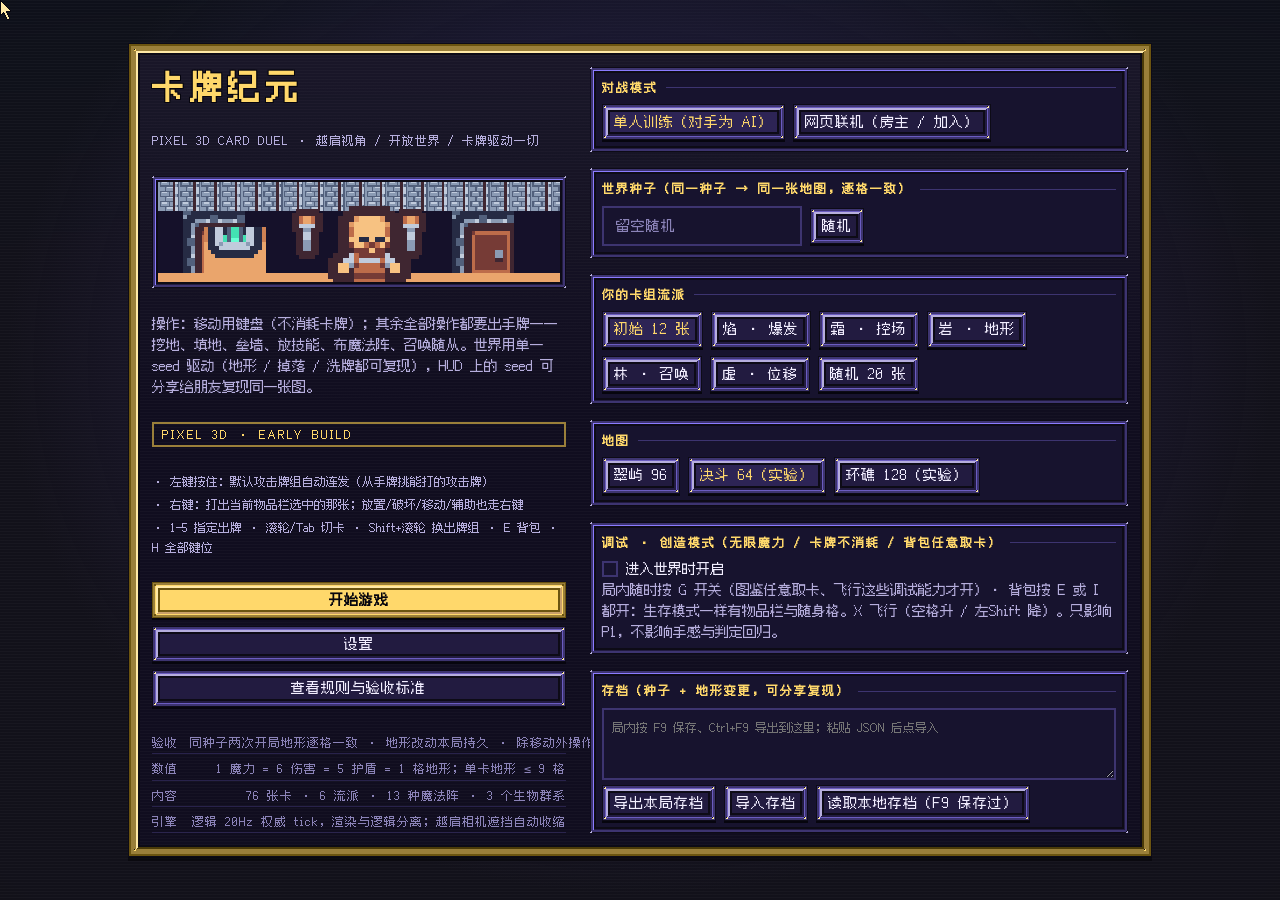
<file: index.html>
<!DOCTYPE html>
<html lang="zh-CN">
<head>
<meta charset="utf-8">
<meta name="viewport" content="width=device-width,initial-scale=1">
<title>卡牌纪元 · 像素 3D 卡牌对战</title>
<link rel="icon" href="data:,">
<!-- 界面口径见 docs/UI_DESIGN.md：颜色 / 字号 / 间距 / 边框 / 动效只能来自下面这张令牌表，
     机检是 tools/ui_shot.cjs --gate（真页面计算样式：离群颜色、圆角、模糊阴影、字号档、安全边距、对比度）。 -->
<link rel="stylesheet" href="src/ui/theme.css">
</head>
<body>
<canvas id="gl"></canvas>
<div class="fade" id="fade"></div>
<!-- 战斗 HUD 的挂载点：骨架只留挂载点，结构与样式由 js/ui/panels.js 的 spec 生成，
     玩家可见文案由 js/hud.js 的 H.TEXT 注入（tools/layer_check.cjs 拦骨架里的文案）。 -->
<div class="hud" id="hud"></div>
<!-- 背包挂载点（GW.UI 的 panel 层；打开时加 .on，主循环暂停判据问 H.uiPanelOpen()）。 -->
<div class="inv" id="inv"></div>
<!-- 菜单挂载点（menu 层）。 -->
<div class="menu" id="menu"></div>
<!-- 选关挂载点（level 层，docs/LEVELS.md §4）：骨架只留挂载点，结构由 src/ui/panels.js 的 LevelSelect spec 生成，
     文案由 src/hud.js 的 H.TEXT.level 注入。 -->
<div class="menu hidden" id="level"></div>
<!-- 战前选牌挂载点（loadout 层，docs/ROUTER.md §2）：只在联机模式经过。
     骨架同样只留挂载点，结构由 src/ui/panels.js 的 Loadout spec 生成，
     文案由 src/hud.js 的 H.TEXT.loadout 注入。 -->
<div class="menu hidden" id="loadout"></div>
<!-- 结算挂载点（result 层）。 -->
<div class="menu hidden" id="result"></div>
<!-- 设置挂载点（settings 层）：结构由 panels.js 的 Settings spec 生成，文案由 H.TEXT.settings 注入。 -->
<div class="menu hidden" id="settings"></div>
<script src="vendor/three.min.js"></script>
<script src="src/world.js"></script>
<!-- 矿脉三件套（L1 world 生成期 + L4 battle 权威层）：顺序必须 gate → planter → lode-system，
     planter 依赖 gate 的 G.ReachabilityGate，battle.js 的 Match 构造期读 G.LodeSystem。 -->
<script src="src/reachability-gate.js"></script>
<script src="src/lode-planter.js"></script>
<script src="src/lode-system.js"></script>
<script src="src/core/rng.js"></script>
<script src="src/systems/match-ops.js"></script>
<script src="src/systems/stats.js"></script>
<script src="src/systems/stats-store.js"></script>
<script src="src/systems/scoreboard.js"></script>
<script src="src/systems/fluid.js"></script>
<script src="src/systems/orb.js"></script>
<script src="src/systems/deck.js"></script>
<script src="src/systems/aim.js"></script>
<!-- 自动开火（按住左键连发）：只挑"现在真能打出去"的攻击类牌，走 playCard 那条唯一通道。
     排在 aim.js 之后、battle.js 之前——它只读 G.Rules 与 G.CARDS_BY_ID，不依赖 Match 的构造顺序。 -->
<script src="src/systems/auto.js"></script>
<script src="src/systems/projectile.js"></script>
<script src="src/systems/summon.js"></script>
<script src="src/systems/movement.js"></script>
<script src="src/systems/sigil.js"></script>
<script src="src/chem.js"></script>
<script src="src/cards/effect-spec.js"></script>
<!-- 三选一卡池（纯数据，定案 CARD_ECONOMY §2.1）：只依赖 window.GW，所以排在 cards.js 之前；
     取样在 battle.js 的 Match.offerDraft 里做，这里不引入任何逻辑。 -->
<script src="src/cards/pick-pools.js"></script>
<script src="src/cards.js"></script>
<script src="src/systems/damage.js"></script>
<script src="src/rules.js"></script>
<script src="src/rules/effects/spawn.js"></script>
<script src="src/rules/effects/sigil.js"></script>
<script src="src/rules/effects/spirit.js"></script>
<script src="src/rules/effects/orbShield.js"></script>
<script src="src/rules/effects/push.js"></script>
<script src="src/rules/effects/pull.js"></script>
<script src="src/rules/effects/blink.js"></script>
<script src="src/rules/effects/flight.js"></script>
<script src="src/rules/effects/dash.js"></script>
<script src="src/rules/effects/heal.js"></script>
<script src="src/rules/effects/shield.js"></script>
<script src="src/rules/effects/gainMana.js"></script>
<script src="src/rules/effects/manaCapDown.js"></script>
<script src="src/rules/effects/draw.js"></script>
<script src="src/rules/effects/loseHp.js"></script>
<script src="src/rules/effects/harvest.js"></script>
<script src="src/rules/effects/swap.js"></script>
<script src="src/rules/effects/speed.js"></script>
<script src="src/rules/effects/regen.js"></script>
<script src="src/rules/effects/buffNext.js"></script>
<script src="src/rules/effects/totem.js"></script>
<script src="src/rules/effects/damage.js"></script>
<script src="src/rules/effects/status.js"></script>
<script src="src/rules/effects/quake.js"></script>
<script src="src/rules/effects/ignite.js"></script>
<script src="src/rules/effects/destroySigil.js"></script>
<script src="src/rules/effects/hail.js"></script>
<script src="src/battle.js"></script>
<script src="src/camera.js"></script>
<script src="src/net.js"></script>
<!-- 联机三层（docs/NET.md §9）：输入源抽象 net.js → 传输 net-ws.js → 权威同步纯逻辑 net-match.js。
     顺序写死：net-match 在打包/覆盖时读 G.NetWs.serializeFor 与 G.Net.RemoteInputSource，
     装配（谁建连接、谁 step）只在 src/main.js 的 startNet / frame 分支里。 -->
<script src="src/net-ws.js"></script>
<!-- 浏览器内置联机（WebRTC + 手动邀请码；房主/加入者同一个页面） -->
<script src="src/net-rtc.js"></script>
<script src="src/net-match.js"></script>
<!-- 战前选牌的牌库校验（docs/NET.md §10；任务书 N5）：纯数据 + 纯函数，零 DOM 零文案。
     排在 net-match 之后、audio 之前——它只读 G.CARDS_BY_ID 与（页面里）G.UI.LOADOUT_RULES，
     装配层（src/main.js 的 net 段）在收到对席的 loadout 帧时调它校验，房主是收货方。 -->
<script src="src/net-loadout.js"></script>
<script src="src/audio-engine.js"></script>
<script src="src/sfx-table.js"></script>
<script src="src/audio.js"></script>
<script src="src/save.js"></script>
<!-- 玩家设置（画质/视角/键位）的唯一真源：纯数据 + localStorage，零 DOM；界面在 src/ui/panels.js，中文在 src/hud.js。 -->
<script src="src/settings.js"></script>
<script src="src/ui/dom.js"></script>
<script src="src/ui/core.js"></script>
<script src="src/ui/items.js"></script>
<script src="src/ui/bags/profiles.js"></script>
<script src="src/ui/bags/sources.js"></script>
<script src="src/ui/selectors.js"></script>
<script src="src/ui/channel.js"></script>
<script src="src/ui/card-icons.js"></script>
<script src="src/ui/art.js"></script>
<script src="src/ui/widgets.js"></script>
<script src="src/ui/viewmodel.js"></script>
<script src="src/ui/fake-cursor.js"></script>
<script src="src/ui/drag.js"></script>
<script src="src/ui/panels.js"></script>
<script src="src/hud.js"></script>
<script src="src/creative.js"></script>
<script src="src/vfx.js"></script>
<script src="src/vfx-recipes.js"></script>
<script src="src/vfx-render.js"></script>
<script src="src/hero-sprites.js"></script>
<script src="src/hero-rig.js"></script>
<!-- 大气层三层（配方 src/atmos-data.js / 天气权威 src/weather.js / 渲染在装配层）：分工与音效、特效同构，判据见 tools/atmos_check.cjs -->
<script src="src/atmos-data.js"></script>
<script src="src/weather.js"></script>
<script src="src/atmos.js"></script>
<script src="src/shader.js"></script>
<!-- 光影包「后处理子集」兼容层（src/shaderpack.js）：默认不激活；设置页可导入 .zip，失败自动回落本层管线。 -->
<script src="src/shaderpack.js"></script>
<script src="src/app/app-state.js"></script>
<script src="src/app/map-presets.js"></script>
<!-- 规则预设（docs/LEVELS.md §1.2 的唯一真源，纯数据）：buildMatch 与 level_check 都读它。 -->
<script src="src/app/rule-presets.js"></script>
<!-- 玩法数据（docs/MODES.md §2）：纯数据 + gameModeFor，它读上面的规则预设，所以排在 rule-presets 之后；
     编排类（docs/MODES.md §3）只读玩法表与 match，零 DOM / 零 THREE / 零文案，加一个新玩法不改 battle 也不改它。 -->
<script src="src/app/game-modes.js"></script>
<script src="src/app/match-director.js"></script>
<script src="src/app/session.js"></script>
<script src="src/app/particles.js"></script>
<script src="src/app/sigil-view.js"></script>
<script src="src/app/water-material.js"></script>
<script src="src/app/chunk-mesher.js"></script>
<script src="src/app/world-view.js"></script>
<script src="src/app/entity-view.js"></script>
<script src="src/app/hero-view.js"></script>
<script src="src/app/fp-view.js"></script>
<script src="src/app/projectile-view.js"></script>
<script src="src/app/scenes.js"></script>
<!-- 页面路由（docs/ROUTER.md §1）：页面级导航的唯一真源（谁在前台 / hash / 前进后退的栈），Scene 只答暂停与指针。
     顺序写死：它认 Scene，所以排在 scenes.js 之后；main.js 订阅它再落位，所以排在 main.js 之前。 -->
<script src="src/app/router.js"></script>
<script src="src/main.js"></script>
</body>
</html>
</file>
<file: src/ui/theme.css>
@font-face{font-family:"FusionPixel";src:url(../../assets/fonts/fusion-pixel-12px-proportional-zh_hans.ttf.woff2) format("woff2");font-display:swap;}
  :root{
    /* —— 石板：深色压底（世界是亮的，HUD 必须比世界暗一档才不糊） —— */
    --ink-0:#06050e; --ink-1:#100d1f; --ink-2:#17132e; --ink-3:#221b40; --ink-4:#2d2455;
    --line-1:#3d3470; --line-2:#6b5cc0;
    /* —— 黄铜：唯一的高饱和强调 —— */
    --brass:#ffd86b; --brass-hi:#ffe9a6; --brass-dim:#9a7f3a;
    /* —— 文本三级 —— */
    --txt-1:#f2eeff; --txt-2:#b6aedd; --txt-3:#8b83b8;
    /* —— 语义 —— */
    --hp:#ff5f7a; --sh:#7fd7ff; --mn:#8b7bff; --mat:#8ce08a; --ok:#6ee7a0; --bad:#ff6b6b;
    /* —— 元素色别名：真源是 js/cards.js 的 G.ELEMENTS（卡面与格子读的也是那一份）。
       这里只是给"文案表里的颜色"与样式引用用的名字，值必须与 cards.js 同色；
       node tools/ui_shot.cjs --gate 会逐条比对两边，漂移就打行号（对齐 audio_check 反查音效名那套路）。 */
    --el-neutral:#c9d3e0; --el-fire:#ff7a45; --el-ice:#7fd7ff;
    --el-rock:#c9a06b; --el-nature:#7fd97f; --el-void:#c58cff;
    /* —— 尺度：4px 网格、5 档字号、一档边框到底 —— */
    --s1:4px; --s2:8px; --s3:12px; --s4:16px; --s5:24px; --s6:32px;
    --fs-1:12px; --fs-2:14px; --fs-3:16px; --fs-4:22px; --fs-5:32px;
    --edge:2px; --radius:0; --pad-edge:max(24px,3.5vmin);
    --t1:90ms; --t2:140ms; --t3:220ms; --ease:cubic-bezier(.2,.8,.2,1);
    /* —— 字族：中文走系统无衬线（旧的 DotGothic16+Courier New 在 Windows 上把中文交给 Courier 兜底，就是"字体怪"的根因）；
       数字与 id 走等宽并开 tabular-nums，读数不会跳字宽 —— */
    --font-ui:"FusionPixel","Microsoft YaHei UI","Noto Sans CJK SC",system-ui,sans-serif;
    --font-num:"FusionPixel","Consolas","DejaVu Sans Mono",ui-monospace,monospace;
    /* —— 复用配方：硬边（无模糊）、石板底、1px 扫描线、硬偏移阴影、文字暗描边 —— */
    --frame:0 0 0 var(--edge) var(--ink-0), inset 0 0 0 1px rgba(255,255,255,.07), inset 0 1px 0 rgba(255,255,255,.05), inset 0 -1px 0 rgba(0,0,0,.45);
    --drop:0 4px 0 rgba(0,0,0,.42);
    --slate:linear-gradient(180deg,rgba(255,255,255,.045),rgba(255,255,255,0) 46%);
    --scan:repeating-linear-gradient(180deg,rgba(255,255,255,.022) 0 1px,rgba(255,255,255,0) 1px 3px);
    --etch:1px 1px 0 var(--ink-0), -1px 1px 0 var(--ink-0), 1px -1px 0 var(--ink-0), -1px -1px 0 var(--ink-0);
    --panel-bg:rgba(16,13,31,.92);
    --glow-brass:0 0 10px rgba(255,216,107,.35);
  }
  *{box-sizing:border-box;margin:0;padding:0;}
  html,body{user-select:none;-webkit-user-select:none;}
  body.gw-fake-cursor{cursor:none;}
  body.gw-fake-cursor input,body.gw-fake-cursor textarea{cursor:text;}
  #gwFakeCursor{position:fixed;left:0;top:0;width:14px;height:20px;pointer-events:none;z-index:99999;image-rendering:pixelated;}
  #gwFakeCursor canvas{width:14px;height:20px;image-rendering:pixelated;}
  input,textarea{user-select:text;-webkit-user-select:text;}
  img{ -webkit-user-drag:none; }
  html,body{width:100%;height:100%;overflow:hidden;background:var(--ink-0);color:var(--txt-1);
    font-family:var(--font-ui);font-size:var(--fs-3);line-height:1.45;}
  /* 画布尺寸交给 three 的 setSize 写样式；这里的 width/height:100% 是 dpr≠1 的护栏（见 AGENTS 视角不变量） */
  canvas#gl{display:block;position:fixed;inset:0;width:100%;height:100%;}
  .hud{position:fixed;inset:0;pointer-events:none;z-index:5;}
  .fade{position:absolute;inset:0;background:var(--ink-0);opacity:0;pointer-events:none;transition:opacity .25s var(--ease);}
  .fade.on{opacity:1;}
  .menu{position:absolute;inset:0;z-index:20;display:flex;align-items:center;justify-content:center;
    background-color:rgba(6,5,14,.95);
    background-image:radial-gradient(ellipse at 50% 40%,rgba(45,36,85,.9),rgba(6,5,14,0) 70%),var(--scan);
    pointer-events:auto;}
  .menu.hidden{display:none;}
  .inv{position:fixed;inset:0;z-index:22;display:none;align-items:stretch;justify-content:center;
    background-color:rgba(6,5,14,.78);pointer-events:auto;}
  .inv.on{display:flex;}
  .ui-hide{display:none !important;}
  .ui-layer{position:fixed;inset:0;}
  button,input,textarea,select{font:inherit;color:inherit;}
  ::selection{background:var(--brass);color:var(--ink-0);}
  ::-webkit-scrollbar{width:12px;height:12px;}
  ::-webkit-scrollbar-track{background-color:var(--ink-2);}
  ::-webkit-scrollbar-thumb{background-color:var(--line-1);box-shadow:inset 0 0 0 var(--edge) var(--ink-0);}
  ::-webkit-scrollbar-thumb:hover{background-color:var(--line-2);}

  /* ============ 通用件：面板 / 面板头 / 按钮 / 输入 ============ */
  .ui-panel{position:relative;background-color:var(--panel-bg);background-image:var(--slate),var(--scan);
    border:0;box-shadow:var(--drop);}
  .ui-panel::after{content:"";position:absolute;inset:0;pointer-events:none;z-index:3;
    border:10px solid transparent;border-image:url(../../assets/ui/theme/panel.png) 12 / 12px stretch;image-rendering:pixelated;}
  .ui-head{display:flex;align-items:center;gap:var(--s2);padding:var(--s1) var(--s2);
    background-color:var(--ink-2);border-bottom:var(--edge) solid var(--line-1);}
  .ui-head-t{font-family:var(--font-num);font-size:var(--fs-1);letter-spacing:2px;color:var(--brass);}
  .ui-head-tail{margin-left:auto;font-family:var(--font-num);font-size:var(--fs-1);color:var(--txt-3);letter-spacing:1px;}
  .ui-title{font-size:var(--fs-5);letter-spacing:6px;color:var(--brass);line-height:1.2;text-shadow:var(--etch);}
  .ui-sub{font-family:var(--font-num);font-size:var(--fs-1);color:var(--txt-2);letter-spacing:2px;}
  .ui-h2{font-family:var(--font-num);font-size:var(--fs-1);letter-spacing:2px;color:var(--brass);
    display:flex;align-items:center;gap:var(--s2);margin:0 0 var(--s2);}
  .ui-h2::after{content:"";flex:1;height:1px;background-color:var(--line-1);}
  .ui-row{display:flex;gap:var(--s2);flex-wrap:wrap;align-items:center;}
  .ui-row-end{margin-top:var(--s4);}
  .ui-row-center{justify-content:center;}
  .ui-btn{font-family:var(--font-ui);font-size:var(--fs-2);letter-spacing:1px;color:var(--txt-1);
    background-color:var(--ink-3);border:0;padding:var(--s2) var(--s3);cursor:pointer;position:relative;
    box-shadow:inset 0 1px 0 rgba(255,255,255,.06), inset 0 -1px 0 rgba(0,0,0,.45), 0 2px 0 var(--ink-0);
    transition:transform var(--t1) var(--ease), border-color var(--t1) var(--ease),
               color var(--t1) var(--ease), background-color var(--t1) var(--ease);}
  .ui-btn::after{content:"";position:absolute;inset:0;pointer-events:none;z-index:3;
    border:8px solid transparent;border-image:url(../../assets/ui/theme/button.png) 8 / 8px stretch;image-rendering:pixelated;}
  .ui-btn:hover{background-color:var(--ink-4);color:var(--brass);transform:translateY(-1px);}
  .ui-btn:hover::after{border-image:url(../../assets/ui/theme/button-hover.png) 8 / 8px stretch;}
  .ui-btn:active{transform:translateY(1px);box-shadow:inset 0 1px 0 rgba(0,0,0,.4);}
  .ui-btn:active::after{border-image:url(../../assets/ui/theme/button-pressed.png) 8 / 8px stretch;}
  .ui-btn:focus-visible{outline:var(--edge) solid var(--ok);outline-offset:2px;}
  .ui-btn.on{border-color:var(--brass);background-color:var(--ink-4);color:var(--brass);}
  .ui-btn.pri{background-color:var(--brass);color:var(--ink-0);font-weight:700;}
  .ui-btn.pri::after{border-image:url(../../assets/ui/theme/button-pri.png) 8 / 8px stretch;}
  .ui-btn.pri:hover{background-color:var(--brass-hi);color:var(--ink-0);}
  /* 禁用不用 opacity（连边框带字一起淡到读不出），改成换色 + 去高光 */
  .ui-btn:disabled{cursor:not-allowed;transform:none;border-color:var(--line-1);color:var(--txt-2);
    background-color:var(--ink-2);box-shadow:inset 0 0 0 1px var(--ink-0);}
  .ui-input{font-family:var(--font-num);font-size:var(--fs-2);background-color:var(--ink-2);color:var(--brass);
    border:var(--edge) solid var(--line-1);padding:var(--s2) var(--s3);width:200px;letter-spacing:1px;}
  .ui-input::placeholder{color:var(--txt-3);}
  .ui-input:focus,.ui-search:focus{outline:none;border-color:var(--line-2);box-shadow:inset 0 0 0 1px var(--line-2);}
  .ui-textarea{flex:1;min-height:72px;font-family:var(--font-num);font-size:var(--fs-1);background-color:var(--ink-2);
    color:var(--txt-2);border:var(--edge) solid var(--line-1);padding:var(--s2);width:100%;resize:vertical;line-height:1.5;}
  .ui-note{font-size:var(--fs-2);color:var(--txt-2);line-height:1.5;}
  .ui-check{font-size:var(--fs-2);display:flex;align-items:center;gap:var(--s2);color:var(--txt-1);}
  .ui-check input,.ui-toggle input{-webkit-appearance:none;appearance:none;width:16px;height:16px;flex:none;cursor:pointer;
    background-color:var(--ink-2);border:var(--edge) solid var(--line-1);position:relative;}
  .ui-check input:checked,.ui-toggle input:checked{background-color:var(--brass);border-color:var(--brass);}
  .ui-check input:checked::after,.ui-toggle input:checked::after{content:"";position:absolute;left:3px;top:3px;
    width:6px;height:6px;background-color:var(--ink-0);}
  .ui-check input:focus-visible,.ui-toggle input:focus-visible{outline:var(--edge) solid var(--ok);outline-offset:2px;}
  .ui-kv{display:flex;flex-direction:column;gap:var(--s1);font-size:var(--fs-2);}
  .ui-kv-row{display:flex;justify-content:space-between;gap:var(--s3);align-items:baseline;
    border-bottom:1px solid rgba(61,52,112,.55);padding:2px 0;}
  .ui-kv-row>span{color:var(--txt-3);font-family:var(--font-num);font-size:var(--fs-1);letter-spacing:1px;
    flex:none;white-space:nowrap;}
  .ui-kv-row>b,.ui-kv-v{color:var(--txt-1);font-family:var(--font-num);font-variant-numeric:tabular-nums;}
  .ui-kbd{font-family:var(--font-num);font-size:var(--fs-1);color:var(--txt-1);background-color:var(--ink-3);
    border:var(--edge) solid var(--line-1);box-shadow:inset 0 1px 0 rgba(255,255,255,.08), 0 2px 0 var(--ink-0);
    padding:1px var(--s2);letter-spacing:1px;white-space:nowrap;}

  /* ============ 顶栏：一行身份 + 一行监控（贴在左上，中央留给画面） ============ */
  .ui-topbar{position:absolute;left:var(--pad-edge);top:var(--pad-edge);display:grid;gap:var(--s1);
    max-width:min(56vw,720px);padding:var(--s3) var(--s3);
    background-color:var(--panel-bg);background-image:var(--slate);border:0;box-shadow:var(--drop);}
  .ui-topbar::after{content:"";position:absolute;inset:0;pointer-events:none;z-index:3;
    border:6px solid transparent;border-image:url(../../assets/ui/theme/panel-inner.png) 6 / 6px stretch;image-rendering:pixelated;}
  .ui-top-main{display:flex;align-items:center;gap:var(--s2);font-size:var(--fs-2);letter-spacing:2px;flex-wrap:wrap;}
  .ui-top-title{color:var(--brass);}
  .ui-top-mode{font-family:var(--font-num);font-size:var(--fs-1);color:var(--brass);
    border:var(--edge) solid var(--brass-dim);padding:0 var(--s1);letter-spacing:1px;}
  .ui-top-meta{display:flex;align-items:center;gap:2px var(--s3);flex-wrap:wrap;row-gap:2px;
    font-family:var(--font-num);font-size:var(--fs-1);letter-spacing:1px;color:var(--txt-3);}
  .ui-top-item{white-space:nowrap;display:flex;gap:var(--s1);}
  .ui-top-item b{color:var(--txt-2);font-variant-numeric:tabular-nums;font-weight:400;}
  .ui-top-sep{display:none;}
  /* 顶栏第一行新增的两块（T5）：比分与「三矿」归属。
     方块本命色由元素自带的 --ui-tone 传进来（viewmodel 只给 owner，颜色怎么画归这一层）：
     0 = el-fire、1 = el-ice、无人/争抢 = txt-3；争抢那条同时把边框画成 2px 虚线，颜色与形状双通道（WCAG 1.4.1）。
     零圆角、零模糊、边框只准 0 或 2px（ui_shot --gate 的 C/D/E/F 四条量这个）。 */
  .ui-top-score{display:inline-flex;align-items:baseline;gap:var(--s1);}
  .ui-top-score .ui-top-label{font-family:var(--font-ui);letter-spacing:2px;color:var(--txt-2);}
  .ui-top-score-v{font-family:var(--font-num);font-size:var(--fs-2);color:var(--txt-1);font-variant-numeric:tabular-nums;}
  .ui-top-score-sep{font-family:var(--font-num);font-size:var(--fs-2);color:var(--txt-3);}
  .ui-lodes{display:inline-flex;align-items:center;gap:var(--s1);}
  .ui-lode-cells{display:inline-flex;align-items:center;gap:var(--s1);}
  .ui-lode-chip{display:inline-block;box-sizing:border-box;width:12px;height:12px;
    background-color:var(--ui-tone,var(--txt-3));border:var(--edge) solid transparent;}
  .ui-lode-chip.contested{background-color:transparent;border-style:dashed;
    border-color:var(--ui-tone,var(--txt-3));}
  /* 积分榜（docs/MODES.md §5，M1 新增）：有哪几行、什么顺序全由编排类的 displaySpec.rows 决定，
     面板一个玩法都不认识；这一层只管"两列数值扫得出来"——标签走 font-ui + txt-2（与比分那行同一档），
     数值走 font-num + tabular-nums + txt-1，本方/对方靠一根斜杠分列（位置就是通道，不靠颜色分）。
     chip 那枚与 .ui-top-mode 同一套硬边写法：边框只准 var(--edge)=2px、零圆角、零模糊、颜色只用令牌。 */
  .ui-top-board{display:inline-flex;align-items:center;gap:var(--s3);flex-wrap:wrap;}
  .ui-board-rows,.ui-board-chips{display:inline-flex;align-items:baseline;gap:var(--s2);flex-wrap:wrap;}
  .ui-board-row,.ui-board-chip{display:inline-flex;align-items:baseline;gap:var(--s1);white-space:nowrap;}
  .ui-board-k{font-family:var(--font-ui);font-size:var(--fs-1);letter-spacing:2px;color:var(--txt-2);}
  .ui-board-v{font-family:var(--font-num);font-size:var(--fs-2);color:var(--txt-1);font-variant-numeric:tabular-nums;}
  .ui-board-v.theirs{color:var(--txt-2);}
  .ui-board-sep{font-family:var(--font-num);font-size:var(--fs-2);color:var(--txt-3);}
  .ui-board-chip{border:var(--edge) solid var(--line-1);padding:0 var(--s1);}
  .ui-board-chip .ui-board-k,.ui-board-chip .ui-board-v{font-size:var(--fs-1);letter-spacing:1px;}
  .ui-board-chip .ui-board-v{color:var(--brass);}
  .ui-gm{color:var(--brass);font-family:var(--font-num);font-size:var(--fs-1);letter-spacing:1px;
    border:var(--edge) solid var(--brass-dim);padding:0 var(--s1);}
  .ui-err{color:var(--bad);font-family:var(--font-num);font-size:var(--fs-1);}

  /* ============ 血条面板：标签在左、条在中、数字在右（数字要扫得出来） ============ */
  .ui-vitals{position:absolute;left:var(--pad-edge);bottom:var(--pad-edge);width:320px;padding:var(--s3);
    background-color:var(--panel-bg);background-image:var(--slate),var(--scan);
    border:0;box-shadow:var(--drop);}
  .ui-vitals::after{content:"";position:absolute;inset:0;pointer-events:none;z-index:3;
    border:6px solid transparent;border-image:url(../../assets/ui/theme/panel-inner.png) 6 / 6px stretch;image-rendering:pixelated;}
  .ui-vitals.p2{left:auto;right:var(--pad-edge);}
  .ui-who{display:flex;align-items:baseline;gap:var(--s2);margin-bottom:var(--s2);
    font-size:var(--fs-2);letter-spacing:2px;color:var(--brass);}
  .ui-lives{margin-left:auto;color:var(--hp);letter-spacing:3px;font-size:var(--fs-2);}
  .ui-meter{display:grid;grid-template-columns:44px 1fr auto;align-items:center;gap:var(--s2);height:24px;}
  .ui-meter-k{font-size:var(--fs-1);color:var(--txt-3);letter-spacing:1px;}
  .ui-meter-t{position:relative;height:12px;background-color:var(--ink-2);
    box-shadow:inset 0 0 0 1px var(--ink-0), inset 0 2px 0 rgba(0,0,0,.35);}
  .ui-meter-t>i{position:absolute;left:0;top:0;bottom:0;width:0;display:block;background-color:var(--txt-2);
    transition:width var(--t1) steps(6,end);}
  /* 掉血残影：先按旧值停一拍，再线性追上来（血条"掉得下去"才像游戏） */
  .ui-meter-t>i.ui-meter-ghost{background-color:var(--txt-3);transition:width var(--t3) linear var(--t2);}
  .ui-meter-t>i::after{content:"";position:absolute;inset:0;
    background-image:repeating-linear-gradient(90deg,rgba(6,5,14,0) 0 7px,var(--ink-1) 7px 9px);}
  .ui-meter.hp .ui-meter-t>i{background-color:var(--hp);}
  .ui-meter.sh .ui-meter-t>i{background-color:var(--sh);}
  .ui-meter.mn .ui-meter-t>i{background-color:var(--mn);}
  .ui-meter-v{font-family:var(--font-num);font-size:var(--fs-2);color:var(--txt-1);font-variant-numeric:tabular-nums;
    min-width:64px;text-align:right;}
  .ui-meter.low .ui-meter-t>i{animation:gw-pulse 900ms var(--ease) infinite;}
  @keyframes gw-pulse{0%,100%{filter:brightness(1);}50%{filter:brightness(1.5);}}
  .ui-chipsrow{display:flex;gap:var(--s2);margin-top:var(--s2);flex-wrap:wrap;}
  .ui-chip{display:flex;gap:var(--s1);align-items:baseline;padding:2px var(--s2);
    background-color:var(--ink-2);border:var(--edge) solid var(--line-1);}
  .ui-chip-k{font-size:var(--fs-1);color:var(--txt-3);letter-spacing:1px;}
  .ui-chip-v{font-family:var(--font-num);font-size:var(--fs-2);color:var(--txt-1);font-variant-numeric:tabular-nums;}
  .ui-statusrow{display:flex;gap:var(--s1);flex-wrap:wrap;margin-top:var(--s2);}
  .ui-badge{font-family:var(--font-num);font-size:var(--fs-1);padding:2px var(--s1);color:var(--txt-1);
    background-color:var(--ink-2);border:var(--edge) solid var(--line-1);
    box-shadow:inset 3px 0 0 var(--ui-tone,var(--line-2));}
  .ui-badgebar{display:inline-flex;gap:var(--s1);}

  /* ============ 准星 / 命中那行 / 锁鼠标提示 / 帮助 / 键位带 ============ */
  .ui-cross{position:absolute;left:50%;top:50%;width:24px;height:24px;margin:-12px 0 0 -12px;}
  .ui-cross::before{content:"";position:absolute;inset:0;background-image:
    linear-gradient(var(--brass),var(--brass)),linear-gradient(var(--brass),var(--brass)),
    linear-gradient(var(--brass),var(--brass)),linear-gradient(var(--brass),var(--brass));
    background-repeat:no-repeat;background-position:50% 0,50% 100%,0 50%,100% 50%;
    background-size:2px 8px,2px 8px,8px 2px,8px 2px;}
  .ui-cross::after{content:"";position:absolute;left:50%;top:50%;width:2px;height:2px;margin:-1px 0 0 -1px;
    background-color:var(--brass);}
  .ui-cross.hit{filter:none;}
  .ui-cross.hit::after{left:4px;top:4px;width:16px;height:16px;margin:0;background-color:transparent;
    box-shadow:inset 0 0 0 2px var(--brass);}
  .ui-cross[data-side="1"]{left:75%;display:none;}
  .hud.split .ui-cross[data-side="0"]{left:25%;}
  .hud.split .ui-cross[data-side="1"]{display:block;}
  .ui-aiminfo{position:absolute;left:50%;top:calc(50% + 26px);transform:translateX(-50%);
    font-family:var(--font-num);font-size:var(--fs-2);letter-spacing:1px;color:var(--txt-1);
    text-shadow:var(--etch);white-space:nowrap;padding:var(--s1) var(--s2);
    background-color:rgba(6,5,14,.72);border:var(--edge) solid var(--line-1);}
  .hud.split .ui-aiminfo{display:none;}
  #hud.no-aim .ui-cross, #hud.no-aim .ui-aiminfo, #hud.no-aim .ui-help{display:none !important;}
  .ui-lockhint{position:absolute;left:50%;top:34%;transform:translate(-50%,-50%);text-align:center;
    padding:var(--s3) var(--s4);font-size:var(--fs-2);color:var(--txt-1);line-height:1.6;max-width:min(560px,84vw);
    background-color:var(--panel-bg);background-image:var(--slate);border:0;
    box-shadow:var(--drop);display:none;}
  .ui-lockhint.on{display:block;}
  .ui-lockhint::after{content:"";position:absolute;inset:0;pointer-events:none;z-index:3;
    border:10px solid transparent;border-image:url(../../assets/ui/theme/panel.png) 12 / 10px stretch;image-rendering:pixelated;}
  .ui-lockhint b{display:block;color:var(--brass);font-size:var(--fs-3);letter-spacing:2px;margin-bottom:var(--s1);}
  .ui-lockhint span{display:block;font-size:var(--fs-2);color:var(--txt-2);letter-spacing:0;}
  .ui-help{position:absolute;left:50%;top:50%;transform:translate(-50%,-50%);width:min(880px,92vw);
    max-height:86vh;overflow:auto;display:none;padding:var(--s4);
    background-color:var(--panel-bg);background-image:var(--slate),var(--scan);
    border:0;box-shadow:var(--drop);}
  .ui-help::after{content:"";position:absolute;inset:0;pointer-events:none;z-index:3;
    border:10px solid transparent;border-image:url(../../assets/ui/theme/panel.png) 12 / 10px stretch;image-rendering:pixelated;}
  .ui-help-row{display:grid;grid-template-columns:76px 1fr;gap:var(--s3);align-items:baseline;
    padding:var(--s1) 0;border-bottom:1px solid rgba(61,52,112,.5);}
  .ui-help-row>b{font-family:var(--font-num);font-size:var(--fs-1);color:var(--brass);letter-spacing:1px;}
  .ui-help-row>span{font-size:var(--fs-2);color:var(--txt-2);line-height:1.55;}
  /* 键位带贴右下、坐在手持栏上方。三个坑都踩过：
     ① 居中横排 → 1280 宽下压住左下血条的数值（1440 恰好躲开，肉眼漏检）；
     ② 与手持栏同一列 → 与手持栏抢位；
     ③ 分屏时右侧要留给 P2 的血条 → .hud.split 直接收起（P2 键位在 H 帮助里）。 */
  /* +124px：手持栏顶上多了一条类别条（约 22px），键位带必须整体让开，否则两块常驻层会叠在一起
     （ui_shot --gate 的"常驻层两两不相交"量得到）。 */
  .ui-keybar{position:absolute;right:var(--pad-edge);bottom:calc(var(--pad-edge) + 124px);
    display:flex;flex-wrap:wrap;gap:var(--s2);align-items:center;justify-content:flex-start;
    max-width:min(50vw,640px);padding:var(--s2) var(--s3);
    background-color:rgba(6,5,14,.78);border:0;}
  .ui-keybar::after{content:"";position:absolute;inset:0;pointer-events:none;z-index:3;
    border:6px solid transparent;border-image:url(../../assets/ui/theme/panel-inner.png) 6 / 6px stretch;image-rendering:pixelated;}
  .ui-keybar b{color:var(--brass);}
  .ui-keybar .ui-kbd{color:var(--brass);}
  .ui-keycap{display:inline-flex;align-items:baseline;gap:var(--s1);}
  .ui-keycap>span:last-child{font-size:var(--fs-1);color:var(--txt-2);}
  .ui-block{display:flex;flex-direction:column;gap:var(--s1);min-width:0;}
  .ui-detail-kv{margin-top:var(--s1);}
  .ui-detail.empty .ui-detail-name{color:var(--txt-3);}
  .ui-detail-meta:empty,.ui-detail-text:empty,.ui-detail-kv:empty{display:none;}
  .ui-detail.empty .ui-detail-icon{background-color:var(--ink-1);}
  .ui-result-stats{display:flex;flex-direction:column;gap:var(--s2);min-width:0;}
  .hud.split .ui-keybar{display:none;}
  /* 分屏：半屏只有 ~720 宽，血条(320) 与本半屏的手持栏(≈392) 在底行必然打架 → 血条抬到手持栏上方 */
  /* 112px 是旧手持栏（一排五格）的高度；手持栏顶上多了类别条之后它高 117px，
     112 会让血条底部压进手持栏 5px（ui_shot --gate 的 G 项当场量到）。150 留出余量。 */
  .hud.split .ui-vitals,.hud.split .ui-vitals.p2{bottom:calc(var(--pad-edge) + 150px);}
  .ui-log{position:absolute;right:var(--pad-edge);top:var(--pad-edge);width:304px;
    background-color:var(--panel-bg);background-image:var(--slate),var(--scan);
    border:0;box-shadow:var(--drop);overflow:hidden;}
  .ui-log::after{content:"";position:absolute;inset:0;pointer-events:none;z-index:3;
    border:6px solid transparent;border-image:url(../../assets/ui/theme/panel-inner.png) 6 / 6px stretch;image-rendering:pixelated;}
  .ui-log-body{padding:var(--s2) var(--s3);}
  .ui-log-row{display:flex;gap:var(--s2);align-items:baseline;font-size:var(--fs-2);line-height:1.45;
    color:var(--txt-2);padding:2px 0;border-bottom:1px solid rgba(61,52,112,.45);}
  .ui-log-row:last-child{border-bottom:none;color:var(--txt-1);}
  .ui-log-row:nth-last-child(2){opacity:.86;}
  .ui-log-row:nth-last-child(n+4){opacity:.62;}
  .ui-log-msg{flex:1;min-width:0;}
  .ui-log-times{font-family:var(--font-num);font-size:var(--fs-1);color:var(--brass);}
  .ui-toast{position:absolute;left:50%;top:19%;transform:translate(-50%,-50%) scale(.96);opacity:0;
    padding:var(--s2) var(--s4);font-size:var(--fs-4);letter-spacing:2px;color:var(--brass);text-shadow:var(--etch);
    background-color:var(--panel-bg);background-image:var(--slate);border:var(--edge) solid var(--line-1);
    box-shadow:var(--frame);transition:opacity var(--t2) var(--ease), transform var(--t2) var(--ease);}
  .ui-toast.on{opacity:1;transform:translate(-50%,-50%) scale(1);}

  /* ============ 物品格：图章 + 费用牌（元素色只当印章，不给整格描边） ============ */
  .ui-slot{position:relative;width:60px;height:60px;display:flex;align-items:center;justify-content:center;
    background-color:var(--ink-2);background-image:var(--scan);border:0;cursor:pointer;image-rendering:pixelated;
    transition:transform var(--t1) var(--ease), border-color var(--t1) var(--ease),
               background-color var(--t1) var(--ease), box-shadow var(--t1) var(--ease);}
  .ui-slot::before{content:"";position:absolute;inset:0;pointer-events:none;z-index:2;
    border:6px solid transparent;border-image:url(../../assets/ui/theme/slot.png) 6 / 6px stretch;image-rendering:pixelated;}
  .ui-slot::after{content:"";position:absolute;left:0;right:0;bottom:0;height:3px;
    background-color:var(--ui-tone,var(--line-1));z-index:4;}
  .ui-slot:hover{border-color:var(--line-2);background-color:var(--ink-3);transform:translateY(-1px);}
  .ui-slot.sel{background-color:var(--ink-4);transform:translateY(-3px);
    box-shadow:var(--glow-brass);}
  .ui-slot.sel::before{border-image:url(../../assets/ui/theme/slot-sel.png) 6 / 6px stretch;}
  .ui-slot.empty{cursor:default;background-color:var(--ink-1);border-color:var(--line-1);transform:none;
    box-shadow:0 0 0 var(--edge) var(--ink-0), inset 0 0 0 1px rgba(255,255,255,.03);}
  .ui-slot.empty::after{background-color:var(--ink-2);}
  .ui-slot.deny{background-color:var(--ink-1);}
  .ui-slot.deny::before{border-image:url(../../assets/ui/theme/slot-deny.png) 6 / 6px stretch;}
  .ui-slot.deny::before{content:"";position:absolute;inset:0;pointer-events:none;
    background-image:repeating-linear-gradient(45deg,rgba(255,107,107,.2) 0 4px,rgba(255,107,107,0) 4px 8px);}
  .ui-slot.deny .ui-slot-icon{opacity:.62;}
  .ui-slot.deny .ui-slot-cost{background-color:var(--bad);border-color:var(--ink-0);color:var(--ink-0);}
  .ui-slot.deny:hover{border-color:var(--bad);}
  .ui-slot-icon{width:32px;height:32px;image-rendering:pixelated;}
  .ui-slot-cost{position:absolute;left:0;top:0;min-width:24px;height:24px;padding:0 var(--s1);
    font-family:var(--font-num);font-weight:700;font-size:var(--fs-1);line-height:20px;text-align:center;
    background-color:var(--ui-tone,var(--mn));color:var(--ink-0);border:var(--edge) solid var(--ink-0);}
  .ui-slot-cost:empty,.ui-slot-num:empty,.ui-slot-hint:empty,.ui-slot-name:empty{display:none;}
  .ui-slot-num{position:absolute;right:var(--s1);bottom:5px;font-family:var(--font-num);font-size:var(--fs-2);
    color:var(--txt-1);text-shadow:var(--etch);}
  .ui-slot-hint{position:absolute;right:0;top:0;min-width:24px;height:24px;padding:0 var(--s1);
    font-family:var(--font-num);font-size:var(--fs-1);line-height:20px;text-align:center;color:var(--brass);
    background-color:var(--ink-1);border:var(--edge) solid var(--ink-0);}
  .ui-slot-name{position:absolute;left:0;right:0;bottom:3px;padding:0 var(--s1);font-size:var(--fs-1);line-height:16px;
    color:var(--txt-1);text-align:center;white-space:nowrap;overflow:hidden;text-overflow:ellipsis;text-shadow:var(--etch);}
  .ui-slot-cd{position:absolute;inset:0;display:flex;align-items:flex-end;justify-content:center;pointer-events:none;
    padding-bottom:22px;font-family:var(--font-num);font-size:var(--fs-1);color:var(--txt-1);text-shadow:var(--etch);
    background-image:linear-gradient(0deg,rgba(6,5,14,.9) 0,rgba(6,5,14,.9) calc(var(--ui-cd,0) * 100%),
      rgba(6,5,14,0) calc(var(--ui-cd,0) * 100%));}
  .ui-slot-cd:empty{display:none;}
  /* 手持栏 = 类别条（全部/打击/建筑）+ 五格。类别条就在它改的那五格上方：
     切卡与"现在是什么模式"是同一眼落点，不再一个在屏幕左下、一个在正下方。 */
  .ui-hotbar{position:absolute;left:50%;bottom:var(--pad-edge);transform:translateX(-50%);display:flex;flex-direction:column;
    align-items:center;gap:var(--s1);
    padding:var(--s3);pointer-events:auto;background-color:var(--panel-bg);background-image:var(--slate);
    border:0;box-shadow:var(--drop);}
  .ui-hotslots{display:flex;gap:var(--s2);}
  /* 出牌组指示条：只在手持栏里一行（当前组 + ‹ › + 自动开火徽章），8 个组的全表在背包左栏。 */
  .ui-classbar{display:flex;align-items:center;justify-content:center;gap:var(--s2);width:100%;}
  .ui-classbar-k{font-family:var(--font-num);font-size:var(--fs-1);letter-spacing:2px;color:var(--brass);}
  .ui-classstep{font-family:var(--font-num);font-size:var(--fs-2);line-height:1;color:var(--brass);
    background-color:var(--ink-2);border:var(--edge) solid var(--line-1);padding:0 var(--s1);cursor:pointer;min-width:20px;}
  .ui-classstep:hover{background-color:var(--ink-4);color:var(--brass-hi);}
  .ui-classnow{display:inline-flex;align-items:baseline;gap:var(--s1);white-space:nowrap;
    font-family:var(--font-ui);font-size:var(--fs-2);letter-spacing:1px;color:var(--brass);min-width:64px;justify-content:center;}
  .ui-classnow b{font-family:var(--font-num);color:var(--txt-1);font-variant-numeric:tabular-nums;}
  .ui-autochip{font-family:var(--font-num);font-size:var(--fs-1);letter-spacing:1px;color:var(--txt-3);
    border:var(--edge) solid var(--line-1);padding:0 var(--s1);white-space:nowrap;cursor:default;}
  .ui-autochip.on{color:var(--ink-0);background-color:var(--brass);border-color:var(--brass);}
  /* （旧的全平铺类别片 .ui-classchip 已随 2026-10-18 晚的 8 组改动下线：
      HUD 只留上面那条"指示条"，全表在背包左栏，那里用通用的 .ui-chips 按钮。） */
  .ui-hotbar::after{content:"";position:absolute;inset:0;pointer-events:none;z-index:3;
    border:6px solid transparent;border-image:url(../../assets/ui/theme/panel-inner.png) 6 / 6px stretch;image-rendering:pixelated;}
  /* 分屏：两台各占半屏。左边那条规则**不能**写成 .hud.split .ui-hotbar——
     它的优先级高于 .ui-hotbar.p2，会把 P2 那排一起拽到 25%（叠在 P1 下面看不见，
     改前改后都存在，2026-10-17 靠 ui_shot 的分屏截图才发现）。 */
  .hud.split .ui-hotbar:not(.p2){left:25%;}
  .ui-hotbar .ui-slot{width:68px;height:68px;}
  .ui-hotbar .ui-slot-icon{width:40px;height:40px;}
  .ui-hotbar.p2{display:none;left:75%;transform:translateX(-50%);}
  .hud.split .ui-hotbar.p2{display:flex;left:75%;}

  /* ============ 背包：面板头 + 左页签栏 + 中间图鉴墙 + 右卡页 ============ */
  .ui-bag{flex:1;display:flex;align-items:center;justify-content:center;padding:var(--s5);pointer-events:none;}
  /* padding 12px = 四周那道 border-image 的厚度：面板头贴着盒子边缘时，
     "背包"两个字会被边框纹样压掉上半截（截图里看得见）。留出边框的厚度，标题才完整。 */
  .ui-bag-box{pointer-events:auto;width:min(1240px,94vw);height:min(768px,90vh);min-height:0;overflow:hidden;display:flex;flex-direction:column;padding:12px;
    background-color:var(--ink-1);background-image:var(--scan);border:0;
    box-shadow:0 12px 0 rgba(0,0,0,.32);position:relative;}
  .ui-bag-box::after{content:"";position:absolute;inset:0;pointer-events:none;z-index:3;
    border:12px solid transparent;border-image:url(../../assets/ui/theme/panel.png) 12 / 12px stretch;image-rendering:pixelated;}
  .ui-bag-body{flex:1;min-height:0;display:flex;}
  .ui-rail{width:256px;flex:none;padding:var(--s3);border-right:var(--edge) solid var(--line-1);overflow:auto;
    display:flex;flex-direction:column;gap:var(--s3);background-color:rgba(13,11,22,.5);}
  /* min-height:0 是"中间那栏能在窗口不够高时收缩"的唯一开关：
     少了它，flex 子项的 min-height:auto 会按内容撑开，卡墙（overflow:auto）永远不滚，
     整块内容从面板底部溢出去 —— 1280×720 那一档的取卡货架就是被切掉的。 */
  .ui-main{flex:1;min-width:0;min-height:0;display:flex;flex-direction:column;gap:var(--s3);padding:var(--s3);}
  .ui-detail{width:272px;flex:none;padding:var(--s3);border-left:var(--edge) solid var(--line-1);overflow:auto;
    display:flex;flex-direction:column;gap:var(--s2);background-color:rgba(13,11,22,.5);}
  .ui-rail-h{font-family:var(--font-num);font-size:var(--fs-1);letter-spacing:2px;color:var(--brass);}
  .ui-tabs{display:flex;flex-direction:column;gap:var(--s1);}
  .ui-tab{font-family:var(--font-ui);font-size:var(--fs-2);letter-spacing:1px;text-align:left;color:var(--txt-2);
    background-color:var(--ink-2);border:var(--edge) solid transparent;border-left:var(--edge) solid var(--line-1);
    padding:var(--s2) var(--s3);cursor:pointer;
    transition:background-color var(--t1) var(--ease),color var(--t1) var(--ease),border-color var(--t1) var(--ease);}
  .ui-tab:hover{background-color:var(--ink-3);color:var(--brass);}
  .ui-tab:focus-visible{outline:var(--edge) solid var(--ok);outline-offset:2px;}
  .ui-tab.on{background-color:var(--ink-4);color:var(--brass);border-left-color:var(--brass);}
  .ui-searchrow{display:flex;flex-direction:column;gap:var(--s1);}
  .ui-search{font-family:var(--font-ui);font-size:var(--fs-2);background-color:var(--ink-2);color:var(--txt-1);
    border:var(--edge) solid var(--line-1);padding:var(--s2) var(--s3);width:100%;}
  .ui-search::placeholder{color:var(--txt-3);}
  .ui-count{font-family:var(--font-num);font-size:var(--fs-1);color:var(--txt-3);}
  .ui-filters{display:flex;flex-direction:column;gap:var(--s1);}
  .ui-chips{display:flex;gap:var(--s1);flex-wrap:wrap;}
  .ui-btns{display:flex;flex-wrap:wrap;gap:var(--s2);}
  .ui-toggles{display:grid;grid-template-columns:repeat(auto-fill,minmax(150px,1fr));gap:var(--s2) var(--s3);}
  .ui-toggle{display:flex;align-items:center;gap:var(--s2);font-size:var(--fs-2);color:var(--txt-1);cursor:pointer;}
  .ui-seg{display:flex;align-items:center;gap:var(--s2);font-size:var(--fs-2);flex-wrap:wrap;}
  .ui-seg-label{font-family:var(--font-num);font-size:var(--fs-1);color:var(--txt-3);letter-spacing:1px;min-width:56px;}
  .ui-seg-btns{display:flex;}
  .ui-seg-btns .ui-btn{border-right-width:1px;padding:var(--s1) var(--s3);font-size:var(--fs-1);}
  /* 设置滑杆：标签 / 轨道 / 读数三段，和 .ui-seg 同一条视觉档位 */
  .ui-range{display:flex;align-items:center;gap:var(--s2);font-size:var(--fs-2);}
  .ui-range-k{font-family:var(--font-num);font-size:var(--fs-1);color:var(--txt-3);letter-spacing:1px;min-width:96px;}
  .ui-range-in{-webkit-appearance:none;appearance:none;flex:1;height:8px;background-color:var(--ink-2);
    border:var(--edge) solid var(--line-1);cursor:pointer;min-width:120px;}
  .ui-range-in::-webkit-slider-thumb{-webkit-appearance:none;appearance:none;width:14px;height:18px;
    background-color:var(--brass);border:var(--edge) solid var(--ink-0);cursor:pointer;}
  .ui-range-in::-moz-range-thumb{width:12px;height:16px;background-color:var(--brass);border:var(--edge) solid var(--ink-0);
    border-radius:0;cursor:pointer;}
  .ui-range-v{font-family:var(--font-num);font-size:var(--fs-1);color:var(--brass);min-width:42px;text-align:right;
    font-variant-numeric:tabular-nums;}
  /* 设置面板：左栏页签 + 右栏表单，宽高与背包同一档；键位行用两列网格，长动作名不换行 */
  .ui-settings{display:flex;flex-direction:column;width:min(920px,94vw);height:min(640px,88vh);margin:auto;}
  .ui-settings-body{display:flex;flex:1;min-height:0;}
  .ui-settings-tabs{width:132px;flex:none;padding:var(--s3);border-right:var(--edge) solid var(--line-1);}
  .ui-settings-main{flex:1;min-width:0;overflow:auto;padding:var(--s3) var(--s4);display:flex;flex-direction:column;gap:var(--s3);}
  .ui-settings-row{display:flex;align-items:center;gap:var(--s3);min-height:34px;}
  .ui-settings-row-k{font-size:var(--fs-2);color:var(--txt-1);flex:0 0 150px;}
  .ui-settings-row-v{flex:1;min-width:0;}
  .ui-settings-note{font-size:var(--fs-1);color:var(--txt-2);line-height:1.6;}
  .ui-keygrid{display:grid;grid-template-columns:1fr 1fr;gap:var(--s2);}
  .ui-keyrow{display:flex;align-items:center;gap:var(--s2);padding:var(--s1) 0;border-bottom:1px solid rgba(61,52,112,.45);}
  .ui-keyrow-k{flex:1;font-size:var(--fs-2);color:var(--txt-1);}
  .ui-keyrow .ui-btn{min-width:104px;font-family:var(--font-num);font-size:var(--fs-1);}
  .ui-keyrow.wait .ui-btn{border-color:var(--brass);color:var(--brass);}
  /* 文件选择：浏览器默认的灰白控件与本作石板风格冲突，藏起 input，用 label 扮成普通按钮 */
  .ui-file-hidden{display:none !important;}
  .ui-settings-foot{display:flex;gap:var(--s2);justify-content:flex-end;padding:var(--s2) var(--s4);
    border-top:var(--edge) solid var(--line-1);}
  .ui-hint{margin-top:auto;font-family:var(--font-num);font-size:var(--fs-1);color:var(--txt-3);line-height:1.7;
    border-top:var(--edge) solid var(--line-1);padding-top:var(--s2);white-space:pre-line;}
  .ui-handrow{display:flex;gap:var(--s2);justify-content:center;padding-bottom:var(--s3);
    border-bottom:var(--edge) solid var(--line-1);}
  .ui-handrow .ui-slot{width:72px;height:60px;}
  .ui-handrow .ui-slot-name{bottom:3px;}
  .ui-grid{flex:1;min-height:0;overflow:auto;display:grid;grid-template-columns:repeat(auto-fill,minmax(104px,1fr));
    gap:var(--s3);padding:var(--s1) var(--s1) var(--s2) 0;align-content:start;}
  .ui-tray{display:flex;gap:var(--s2);justify-content:center;padding-top:var(--s3);
    border-top:var(--edge) solid var(--line-1);}
  .ui-piles{display:flex;flex-direction:column;gap:var(--s2);border-top:var(--edge) solid var(--line-1);
    border-bottom:1px solid rgba(61,52,112,.5);padding-top:var(--s3);padding-bottom:var(--s3);}
  .ui-pile{display:flex;gap:var(--s2);align-items:center;flex-wrap:wrap;min-height:26px;}
  .ui-pile-label{font-family:var(--font-num);font-size:var(--fs-1);color:var(--txt-3);letter-spacing:1px;width:100%;}
  .ui-pile-num{font-family:var(--font-num);font-size:var(--fs-3);color:var(--brass);font-variant-numeric:tabular-nums;}
  .ui-pile-row{display:flex;gap:var(--s1);flex-wrap:wrap;}
  .ui-pile-tile{width:24px;height:28px;background-color:var(--ink-2);background-image:var(--scan);
    border:var(--edge) solid var(--line-1);box-shadow:inset 0 -3px 0 var(--ui-tone,var(--line-2));}
  .ui-detail-icon{width:96px;height:96px;align-self:center;image-rendering:pixelated;background-color:var(--ink-2);
    border:var(--edge) solid var(--line-1);box-shadow:var(--frame);}
  .ui-detail-name{font-size:var(--fs-4);color:var(--brass);letter-spacing:1px;text-align:center;line-height:1.25;}
  .ui-detail-meta{font-family:var(--font-num);font-size:var(--fs-1);color:var(--txt-2);letter-spacing:1px;text-align:center;}
  .ui-detail-text{font-size:var(--fs-2);line-height:1.55;color:var(--txt-1);padding:var(--s2);
    background-color:var(--ink-2);border:var(--edge) solid var(--line-1);}
  .ui-detail-cd{font-family:var(--font-num);font-size:var(--fs-1);color:var(--txt-3);}
  .ui-detail-btns{display:grid;grid-template-columns:1fr 1fr;gap:var(--s2);}
  .ui-detail-tip{margin-top:auto;font-family:var(--font-num);font-size:var(--fs-1);color:var(--txt-3);line-height:1.6;
    border-top:var(--edge) solid var(--line-1);padding-top:var(--s2);}
  .ui-debug{flex:1;overflow:auto;display:flex;flex-direction:column;gap:var(--s3);padding:var(--s1) 0;}
  /* 图鉴里的卡面格（回归脚本按 .icard 数条目）：图章在上、名字在下、费用牌贴角 */
  .ui-slot.icard{width:auto;height:116px;flex-direction:column;gap:var(--s1);padding:var(--s3) var(--s2) 24px;}
  .ui-slot.icard .ui-slot-icon{width:38px;height:38px;}
  .ui-slot.icard .ui-slot-name{bottom:6px;color:var(--txt-1);}

  /* ============ 光标上那一摞 / 悬停提示 ============ */
  .ui-cursor-stack{position:fixed;left:0;top:0;width:44px;height:44px;pointer-events:none;
    background-color:var(--ink-2);border:var(--edge) solid var(--brass);box-shadow:var(--drop);}
  .ui-cursor-stack canvas{width:40px;height:40px;image-rendering:pixelated;}
  .ui-cursor-num{position:absolute;right:1px;bottom:0;font-family:var(--font-num);font-size:var(--fs-2);
    color:var(--txt-1);text-shadow:var(--etch);}
  .ui-tooltip{position:fixed;left:0;top:0;max-width:320px;padding:var(--s2) var(--s3);white-space:pre-wrap;
    pointer-events:none;font-size:var(--fs-2);line-height:1.5;color:var(--txt-1);
    background-color:rgba(6,5,14,.96);border:var(--edge) solid var(--line-1);box-shadow:var(--frame),var(--drop);}
  .ui-tooltip::before{content:"";position:absolute;left:0;top:0;bottom:0;width:3px;
    background-color:var(--ui-tone,var(--brass));}
  .ui-tip-t{display:block;font-size:var(--fs-3);color:var(--brass);letter-spacing:1px;}
  .ui-tip-sub{display:block;font-family:var(--font-num);font-size:var(--fs-1);color:var(--txt-2);letter-spacing:1px;margin-top:2px;}
  .ui-tip-body{display:block;font-size:var(--fs-2);color:var(--txt-1);line-height:1.55;margin-top:var(--s2);
    border-top:var(--edge) solid var(--line-1);padding-top:var(--s2);}

  /* ============ 面板类：三选一 / 主菜单 / 结算 ============ */
  .ui-choice{position:absolute;inset:0;display:flex;align-items:center;justify-content:center;
    background-color:rgba(6,5,14,.78);pointer-events:auto;}
  .ui-choice-box{width:min(720px,92vw);max-height:84vh;overflow:auto;padding:var(--s4);
    background-color:var(--ink-1);background-image:var(--slate),var(--scan);
    border:var(--edge) solid var(--line-1);box-shadow:var(--frame),var(--drop);}
  .ui-choice-title{font-size:var(--fs-4);letter-spacing:3px;color:var(--brass);text-shadow:var(--etch);}
  .ui-choice-hint{font-size:var(--fs-2);color:var(--txt-2);margin:var(--s1) 0 var(--s3);}
  .ui-choice-foot{margin-top:var(--s3);display:flex;justify-content:flex-end;}
  .ui-list{display:flex;flex-direction:column;gap:var(--s2);}
  .ui-list-item{display:grid;grid-template-columns:auto 1fr auto;gap:var(--s3);align-items:center;
    padding:var(--s2) var(--s3);background-color:var(--ink-2);background-image:var(--scan);
    border:var(--edge) solid var(--line-1);cursor:pointer;
    transition:transform var(--t1) var(--ease),border-color var(--t1) var(--ease),background-color var(--t1) var(--ease);}
  .ui-list-item:hover,.ui-list-item.pick{border-color:var(--brass);background-color:var(--ink-3);transform:translateX(2px);}
  .ui-list-item:focus-visible{outline:var(--edge) solid var(--ok);outline-offset:2px;}
  .ui-list-icon{width:36px;height:36px;image-rendering:pixelated;background-color:var(--ink-1);}
  .ui-list-body{flex:1;min-width:0;display:flex;flex-direction:column;gap:2px;}
  .ui-list-title{font-size:var(--fs-3);color:var(--brass);letter-spacing:1px;}
  .ui-list-sub{font-family:var(--font-num);font-size:var(--fs-1);color:var(--txt-3);letter-spacing:1px;}
  .ui-list-detail{font-size:var(--fs-2);color:var(--txt-2);line-height:1.5;}
  .ui-list-tail{font-family:var(--font-num);font-size:var(--fs-4);color:var(--brass);font-variant-numeric:tabular-nums;}
  .ui-menu-box{width:min(1024px,94vw);max-height:92vh;overflow:auto;display:grid;
    grid-template-columns:minmax(300px,1fr) minmax(380px,1.3fr);gap:var(--s5);padding:var(--s5);
    background-color:var(--ink-1);background-image:var(--slate),var(--scan);
    border:0;box-shadow:var(--drop);position:relative;}
  .ui-menu-box::after{content:"";position:absolute;inset:0;pointer-events:none;z-index:3;
    border:12px solid transparent;border-image:url(../../assets/ui/theme/panel.png) 12 / 12px stretch;image-rendering:pixelated;}
  .ui-menu-brand{display:flex;flex-direction:column;gap:var(--s3);justify-content:space-between;}
  .ui-menu-brand .ui-sub{letter-spacing:1px;line-height:1.7;}
  .ui-menu-hero{height:112px;flex:none;background-image:url(../../assets/ui/theme/hero.png);background-size:cover;background-position:center;image-rendering:pixelated;position:relative;}
  .ui-menu-hero::after{content:"";position:absolute;inset:0;pointer-events:none;border:6px solid transparent;border-image:url(../../assets/ui/theme/panel-inner.png) 6 / 6px stretch;image-rendering:pixelated;}
  .ui-menu-tips{display:flex;flex-direction:column;gap:var(--s1);font-size:var(--fs-1);color:var(--txt-2);line-height:1.6;}
  .ui-menu-tips b{color:var(--brass);font-weight:400;}
  .ui-menu-badge{display:inline-block;padding:2px var(--s2);border:var(--edge) solid var(--brass-dim);color:var(--brass);font-size:var(--fs-1);letter-spacing:2px;}
  .ui-result-score{display:flex;gap:var(--s4);align-items:flex-end;margin:var(--s2) 0 var(--s1);}
  .ui-result-score .k{font-size:var(--fs-1);color:var(--txt-3);letter-spacing:2px;}
  .ui-result-score .v{font-family:var(--font-num);font-size:var(--fs-5);color:var(--brass);line-height:1;}
  .ui-result-score .col{display:flex;flex-direction:column;gap:2px;}
  .ui-result-score .win .v{color:var(--ok);}
  .ui-menu-form{display:flex;flex-direction:column;gap:var(--s4);min-width:0;}
  .ui-sect{background-color:var(--ink-2);padding:var(--s3);position:relative;border:0;}
  .ui-sect::after{content:"";position:absolute;inset:0;pointer-events:none;z-index:3;
    border:8px solid transparent;border-image:url(../../assets/ui/theme/panel-inner.png) 6 / 6px stretch;image-rendering:pixelated;}
  .ui-result-box::after{content:"";position:absolute;inset:0;pointer-events:none;z-index:3;
    border:12px solid transparent;border-image:url(../../assets/ui/theme/panel.png) 12 / 12px stretch;image-rendering:pixelated;}
  .ui-result-box{position:relative;width:min(880px,94vw);max-height:92vh;overflow:auto;padding:var(--s5);
    background-color:var(--ink-1);background-image:var(--slate),var(--scan);
    border:0;box-shadow:var(--drop);position:relative;
    display:grid;grid-template-columns:minmax(280px,1fr) minmax(280px,1fr);gap:var(--s4) var(--s5);align-items:center;}
  .ui-result-side{display:flex;flex-direction:column;gap:var(--s3);}
  .ui-result-title{font-size:var(--fs-5);letter-spacing:5px;color:var(--brass);text-shadow:var(--etch);line-height:1.2;}
  .ui-result-title.win{color:var(--ok);}
  .ui-result-title.lose{color:var(--bad);}
  .ui-result-acts{display:flex;flex-direction:column;gap:var(--s2);}
  /* ============ 选关（docs/LEVELS.md §4）：三栏 —— 地图 / 规则 / 模式+种子+卡组+行动 ============
     与菜单同一套令牌：底色 ink-1、卡片 ink-3、强调 brass；零圆角、零模糊、边框只准 0 或 2px。
     窄屏两条 media 逐档折列，卡片文字靠 overflow-wrap 兜住，长卡名不许挤爆相邻列。 */
  .ui-level-box{width:min(1180px,94vw);max-height:92vh;overflow:auto;display:flex;flex-direction:column;gap:var(--s4);
    padding:var(--s5);background-color:var(--ink-1);background-image:var(--slate),var(--scan);
    border:0;box-shadow:var(--drop);position:relative;}
  .ui-level-box::after{content:"";position:absolute;inset:0;pointer-events:none;z-index:3;
    border:12px solid transparent;border-image:url(../../assets/ui/theme/panel.png) 12 / 12px stretch;image-rendering:pixelated;}
  .ui-level-head{display:flex;flex-direction:column;gap:var(--s1);}
  .ui-level-cols{display:grid;grid-template-columns:minmax(240px,1.05fr) minmax(240px,1.05fr) minmax(228px,0.95fr);gap:var(--s4);}
  .ui-level-col,.ui-level-side{display:flex;flex-direction:column;gap:var(--s2);min-width:0;}
  .ui-level-card{display:flex;flex-direction:column;gap:var(--s1);padding:var(--s3);text-align:left;cursor:pointer;
    background-color:var(--ink-2);border:var(--edge) solid var(--line-1);color:var(--txt-1);
    transition:transform var(--t1) var(--ease),border-color var(--t1) var(--ease);}
  .ui-level-card:hover{border-color:var(--line-2);}
  .ui-level-card.on{border-color:var(--brass);background-color:var(--ink-3);}
  .ui-level-card:focus-visible{outline:var(--edge) solid var(--ok);outline-offset:2px;}
  .ui-level-card-top{display:flex;align-items:baseline;gap:var(--s2);flex-wrap:wrap;}
  .ui-level-name{font-size:var(--fs-3);letter-spacing:1px;color:var(--txt-1);}
  .ui-level-card.on .ui-level-name{color:var(--brass);}
  .ui-level-tag{font-family:var(--font-num);font-size:var(--fs-1);letter-spacing:1px;color:var(--txt-1);
    padding:0 var(--s1);border:var(--edge) solid var(--line-2);margin-left:auto;}
  .ui-level-tag.rec{color:var(--ink-0);background-color:var(--brass);border-color:var(--brass);}
  .ui-level-meta{font-family:var(--font-num);font-size:var(--fs-1);letter-spacing:1px;color:var(--txt-2);}
  .ui-level-note{font-size:var(--fs-2);line-height:1.5;color:var(--txt-2);overflow-wrap:anywhere;}
  .ui-level-side .ui-row{flex-wrap:wrap;}
  /* 卡组流派七个按钮两列排：竖排七行会把「开始对局」挤出 1280×720 的首屏（实测 top=772）。
     网格列宽等分，窄列里标签仍是一行（六个字 + 内边距 ≈ 96px < 110px）。 */
  .ui-level-decks{display:grid;grid-template-columns:1fr 1fr;gap:var(--s2);}
  .ui-level-decks .ui-btn{width:100%;min-width:0;justify-content:center;}
  /* 短屏（笔记本 1280×720 / 1080p@150%）：把选关的留白收一档，主按钮留在首屏。
     不靠 sticky 贴底（那会压住可点内容，2026-10-18 试过又退回）。 */
  @media (max-height:760px){
    .ui-level-box{padding:var(--s4);gap:var(--s3);}
    .ui-level-cols{gap:var(--s3);}
    .ui-level-card{padding:var(--s2);}
    .ui-level-note{font-size:var(--fs-1);line-height:1.45;}
    .ui-level-head .ui-sub{display:none;}
  }
  /* 联机三字段（docs/NET.md §9.5）：选中「联网 PVP」才出现的那一块。
     与卡片同一档：底 ink-2、边框 2px ink-3（比卡片的 line-1 重一档，读成"这一块要填东西"）、
     零圆角、零模糊阴影、颜色全走令牌；输入框沿用 .ui-input 的档位，只是让它跟着列宽收，
     不许把 228px 的窄列撑爆（1280×720@dpr1.5 那一档量的就是这条）。 */
  .ui-level-net{display:flex;flex-direction:column;gap:var(--s2);padding:var(--s3);
    background-color:var(--ink-2);border:var(--edge) solid var(--ink-3);}
  .ui-level-net .ui-row{align-items:center;}
  .ui-level-net-k{font-family:var(--font-num);font-size:var(--fs-1);letter-spacing:1px;color:var(--txt-2);
    flex:none;min-width:44px;}
  .ui-level-net .ui-input{flex:1 1 auto;min-width:0;width:auto;max-width:100%;}
  .ui-level-net-note{font-size:var(--fs-1);line-height:1.5;color:var(--txt-2);overflow-wrap:anywhere;}
  /* 「怎么联机」三步（2026-10-18）：压在最上面、左侧一道 brass 竖线，读起来像操作清单而不是又一段说明文字。 */
  .ui-level-net-help{display:flex;flex-direction:column;gap:var(--s1);padding:var(--s2) 0 var(--s2) var(--s3);
    border-left:var(--edge) solid var(--brass);}
  .ui-level-net-help-t{font-family:var(--font-num);font-size:var(--fs-2);letter-spacing:1px;color:var(--brass);}
  .ui-level-net-help-list{display:flex;flex-direction:column;gap:var(--s1);}
  .ui-level-net-step{font-size:var(--fs-1);line-height:1.5;color:var(--txt-1);overflow-wrap:anywhere;}
  /* 选牌页的三步提示（与联机三步同一档视觉，但更宽：整行摆在标题下） */
  .ui-loadout-steps{font-size:var(--fs-2);line-height:1.6;color:var(--txt-1);padding:var(--s2) var(--s3);
    border-left:var(--edge) solid var(--brass);background-color:var(--ink-2);}
  /* 开始/返回留在列尾（2026-10-18 试过 sticky 贴底：1440×860 下会压住卡组列表、读起来像两层叠字，已退回）。
     选中「联网 PVP」时整列比一屏高，面板本身可滚动（.ui-level-box 的 max-height:92vh;overflow:auto）——
     这是有意的：宁可让玩家滚一下，也不让按钮盖在可点内容上。 */
  .ui-level-acts{display:flex;flex-direction:column;gap:var(--s2);margin-top:var(--s2);}
  /* ============ 战前选牌（docs/ROUTER.md §2；任务书 L1 第 3 条）：左卡池 / 右牌库 + 计数 + 就绪 ============
     与选关同一档：底色 ink-1、行底 ink-2、强调 brass；零圆角、零模糊阴影、边框只准 0 或 2px（var(--edge)）。
     两条 media 逐档折列；长卡名靠 overflow-wrap 兜住，窄屏不许把相邻列挤爆（1280×720@dpr1.5 量的就是这条）。
     卡池与牌库各自内部滚动：76 张全铺会把「就绪」推出视口 —— 计数与两颗按钮必须常驻看得见。 */
  .ui-loadout-box{width:min(1180px,94vw);max-height:92vh;overflow:auto;display:flex;flex-direction:column;gap:var(--s4);
    padding:var(--s5);background-color:var(--ink-1);background-image:var(--slate),var(--scan);
    border:0;box-shadow:var(--drop);position:relative;}
  .ui-loadout-box::after{content:"";position:absolute;inset:0;pointer-events:none;z-index:3;
    border:12px solid transparent;border-image:url(../../assets/ui/theme/panel.png) 12 / 12px stretch;image-rendering:pixelated;}
  .ui-loadout-head{display:flex;flex-direction:column;gap:var(--s1);}
  .ui-loadout-status{font-family:var(--font-num);font-size:var(--fs-2);letter-spacing:1px;color:var(--brass);line-height:1.5;
    padding:var(--s2) var(--s3);background-color:var(--ink-2);border:var(--edge) solid var(--line-1);overflow-wrap:anywhere;}
  .ui-loadout-cols{display:grid;grid-template-columns:minmax(300px,1.35fr) minmax(268px,1fr);gap:var(--s4);align-items:start;}
  .ui-loadout-col,.ui-loadout-side{display:flex;flex-direction:column;gap:var(--s2);min-width:0;}
  .ui-loadout-col .ui-list{max-height:52vh;overflow:auto;padding-right:var(--s1);}
  /* 整副就是 12 张：这一栏要**一眼数得完**，所以按「12 行放得下」定尺寸。
     上一版 38vh + 上下各 var(--s1) 的内边距只装得下 11 行半，第 12 行被拦腰切掉，看着像坏了。
     现在每行 = 14px 字 + 2px 上下边框（内边距归零，横向留 var(--s2)），行间距 var(--s1)：
     实测量出来一行是 24px 内容 + 4px 边框 + 8px 行距 = 36px，12 行就是 432px，
     所以给到 52vh（860 档 447px）：1440×860 那一档 12 行全部露出来，
     1280×720 那一档露 10 行、剩两行滚 —— 计数行始终写明「总 N / 12」，不会数不清。
     窄屏那一档仍然滚动，但滚动条有 padding-right 让位，不压住行尾的 ×。 */
  .ui-loadout-picks{display:flex;flex-direction:column;gap:var(--s1);max-height:52vh;overflow:auto;padding-right:var(--s1);}
  .ui-loadout-pick{display:grid;grid-template-columns:auto 1fr auto auto;gap:var(--s2);align-items:center;
    padding:0 var(--s2);min-height:var(--s4);background-color:var(--ink-2);border:var(--edge) solid var(--line-1);}
  .ui-loadout-pick-k{font-family:var(--font-num);font-size:var(--fs-2);color:var(--brass);font-variant-numeric:tabular-nums;}
  .ui-loadout-pick-name{font-size:var(--fs-2);color:var(--txt-1);overflow-wrap:anywhere;}
  .ui-loadout-pick-kind{font-family:var(--font-num);font-size:var(--fs-1);color:var(--txt-2);white-space:nowrap;}
  .ui-loadout-empty{font-size:var(--fs-2);color:var(--txt-2);line-height:1.5;}
  .ui-loadout-count{font-family:var(--font-num);font-size:var(--fs-3);color:var(--txt-1);letter-spacing:1px;
    font-variant-numeric:tabular-nums;}
  .ui-loadout-missing{font-size:var(--fs-2);color:var(--txt-2);line-height:1.5;}
  .ui-loadout-acts{display:flex;flex-direction:column;gap:var(--s2);margin-top:var(--s2);}
  .ui-loadout-hint{font-size:var(--fs-1);line-height:1.5;color:var(--txt-2);overflow-wrap:anywhere;}
  @media (max-width:1120px){
    .ui-loadout-cols{grid-template-columns:minmax(260px,1fr) minmax(224px,1fr);}
  }
  @media (max-width:760px){
    .ui-loadout-cols{grid-template-columns:1fr;}
    .ui-loadout-col .ui-list{max-height:38vh;}
    .ui-loadout-picks{max-height:30vh;}
  }
  @media (max-width:1120px){
    .ui-level-cols{grid-template-columns:minmax(220px,1fr) minmax(220px,1fr);}
    .ui-level-side{grid-column:1 / -1;}
  }
  @media (max-width:760px){
    .ui-level-cols{grid-template-columns:1fr;}
  }
  @media (max-width:900px){
    .ui-menu-box,.ui-result-box{grid-template-columns:1fr;}
  }
  @media (prefers-reduced-motion: reduce){
    .ui-btn,.ui-slot,.ui-tab,.ui-list-item,.ui-toast,.fade,.ui-meter-t>i{transition-duration:1ms !important;}
    .ui-btn:hover,.ui-slot:hover,.ui-slot.sel,.ui-list-item:hover{transform:none;}
    .ui-meter-t>i.ui-meter-ghost{transition-delay:0ms;}
    .ui-meter.low .ui-meter-t>i{animation:none;}
  }
  /* 系统高对比模式：保住边界与焦点（不靠我们的多层阴影撑结构） */
  @media (forced-colors: active){
    .ui-panel,.ui-slot,.ui-btn,.ui-tab,.ui-list-item{border:var(--edge) solid CanvasText;box-shadow:none;forced-color-adjust:none;}
    .ui-btn:focus-visible{outline:3px solid Highlight;}
  }

  /* 局内暂停菜单（MC 的 Esc）：全屏暗底 + 居中石板框；图层本身吃指针，避免点穿到画布重新锁鼠标 */
  .ui-layer-pause{position:fixed;inset:0;display:flex;align-items:center;justify-content:center;background:transparent;pointer-events:none;}
  .ui-layer-pause.on{background:rgba(6,5,10,.58);}
  .ui-pause-box{pointer-events:auto;width:min(440px,86vw);padding:26px 26px 20px;background:var(--panel);border:2px solid var(--line-2);box-shadow:var(--shadow);text-align:center;}
  .ui-pause-box .ui-title{font-size:22px;letter-spacing:.12em;margin:0 0 4px;color:var(--brass);}
  .ui-pause-box .ui-sub{font-size:12px;color:var(--txt-2);letter-spacing:.18em;margin-bottom:18px;}
  .ui-pause-acts{display:flex;flex-direction:column;gap:9px;margin:0 auto 14px;width:100%;}
  .ui-pause-acts .ui-btn{width:100%;justify-content:center;font-size:14px;padding:9px 12px;}
  .ui-pause-box .ui-note{font-size:12px;line-height:1.55;color:var(--txt-2);}
</file>
